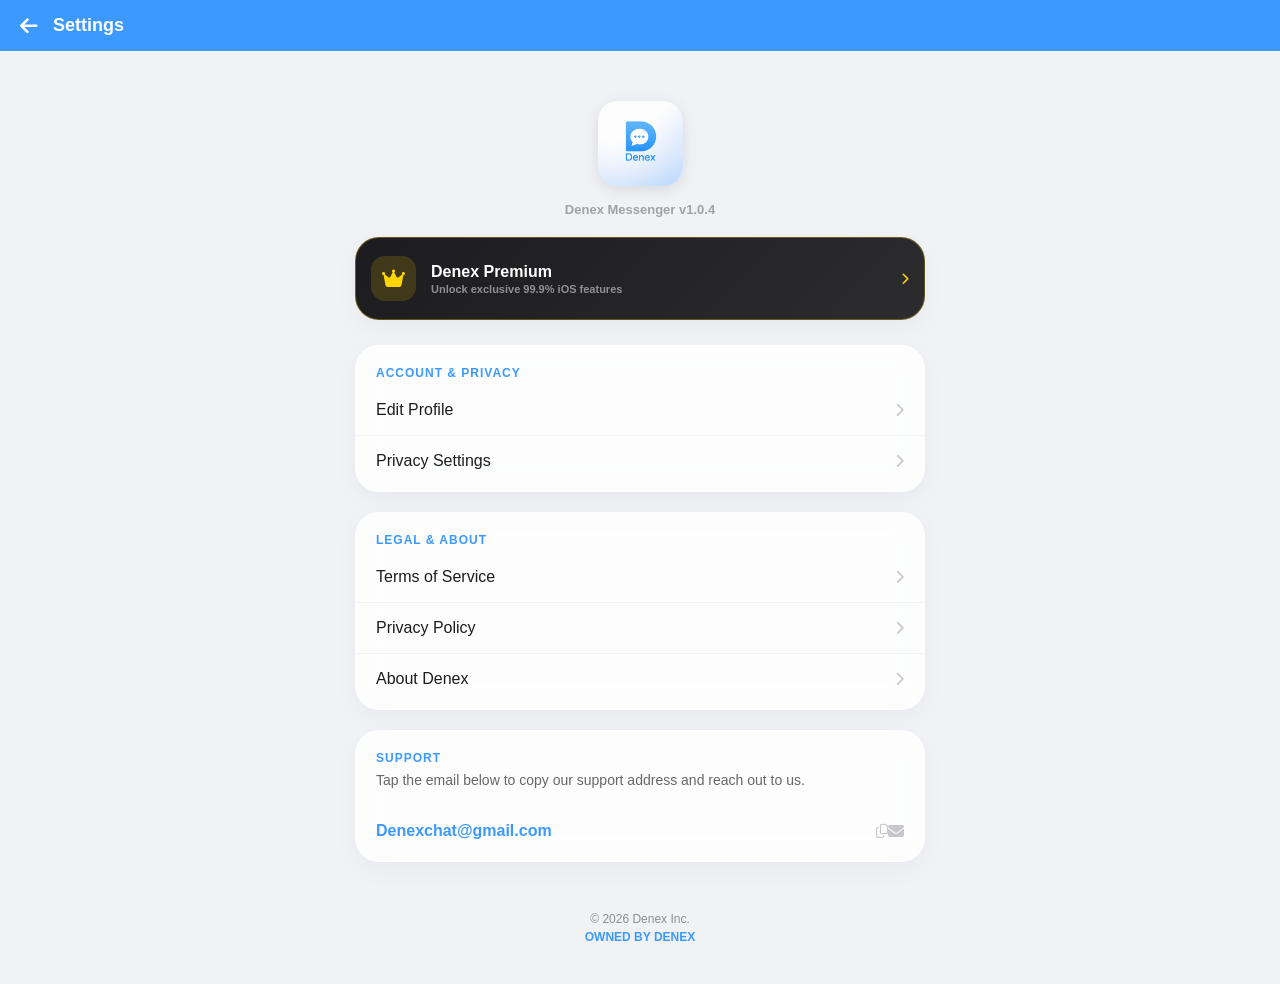
<file: setting.html>
<!DOCTYPE html>
<html lang="en">
<head>
    <meta charset="UTF-8">
    <meta name="viewport" content="width=device-width, initial-scale=1.0, maximum-scale=1.0, user-scalable=no, viewport-fit=cover">
    <title>Denex - Settings</title>
    <link rel="stylesheet" href="https://cdnjs.cloudflare.com/ajax/libs/font-awesome/6.4.0/css/all.min.css">
    
    <style>
        :root { 
            --denex-blue: #3B99FF; 
            --denex-bg: #f0f2f5; 
            --denex-dark: #1c1c1e;
            --denex-gray: #8e8e93;
            --denex-gold: #FFD700;
            --spring: cubic-bezier(0.34, 1.56, 0.64, 1); 
        }

        /* --- GLOBAL NATIVE FEEL --- */
        * { 
            -webkit-tap-highlight-color: transparent; 
            box-sizing: border-box; 
            font-family: 'Segoe UI', -apple-system, sans-serif; 
            -webkit-user-select: none;
            user-select: none;
            margin: 0; padding: 0;
        }

        body { background: var(--denex-bg); margin: 0; color: var(--denex-dark); overflow-x: hidden; transition: background 0.8s ease; min-height: 100vh; }

        /* --- PREMIUM: WATER ANIMATION --- */
        body.premium-mode-active {
            background: linear-gradient(-45deg, #3B99FF, #ffffff, #e3f0ff, #ffffff);
            background-size: 400% 400%;
            animation: premiumWater 12s ease infinite;
            background-attachment: fixed;
        }

        @keyframes premiumWater {
            0% { background-position: 0% 50%; }
            50% { background-position: 100% 50%; }
            100% { background-position: 0% 50%; }
        }

        /* --- DYNAMIC ISLAND HEADER --- */
        .island-header { 
            position: sticky; top: 0; z-index: 1000; 
            padding: 15px; padding-top: calc(15px + env(safe-area-inset-top));
        }
        .island-container { display: flex; justify-content: space-between; align-items: center; gap: 8px; }
        .island-pill {
            background: rgba(0, 0, 0, 0.85); backdrop-filter: blur(20px); -webkit-backdrop-filter: blur(20px);
            border: 1px solid rgba(255,255,255,0.1); color: white; border-radius: 22px;
            display: flex; align-items: center; height: 42px;
            box-shadow: 0 10px 25px rgba(0,0,0,0.15); transition: 0.3s var(--spring);
        }
        .island-pill:active { transform: scale(0.9); }
        .left-pill { padding: 0 16px; gap: 10px; }
        .brand-text { font-size: 13px; font-weight: 800; color: var(--denex-blue); letter-spacing: 0.5px; }
        .middle-pill { flex: 1; justify-content: center; gap: 8px; }
        .status-text { font-size: 10px; font-weight: 900; letter-spacing: 1px; }
        .verified-icon { color: var(--denex-blue); font-size: 14px; }
        .right-pill { width: 42px; justify-content: center; }

        /* --- STANDARD HEADER --- */
        header {
            background: var(--denex-blue); color: white;
            padding: 15px 20px; padding-top: calc(15px + env(safe-area-inset-top));
            display: flex; align-items: center; gap: 15px;
            position: sticky; top: 0; z-index: 1000;
        }
        .back-btn { font-size: 20px; cursor: pointer; transition: transform 0.1s; }
        .back-btn:active { transform: scale(0.8); }
        header span { font-weight: 600; font-size: 18px; }

        /* --- SETTINGS CONTAINER --- */
        .settings-container { padding: 10px 15px; max-width: 600px; margin: 0 auto; position: relative; z-index: 1; }

        /* --- BRANDING --- */
        .app-branding { text-align: center; padding: 40px 0 20px; animation: slideInUp 0.4s var(--spring); }
        .app-logo-img { 
            width: 85px; height: 85px; object-fit: contain; 
            margin-bottom: 12px; border-radius: 20px;
            box-shadow: 0 4px 15px rgba(0,0,0,0.1);
        }
        .version { color: var(--denex-gray); font-size: 13px; font-weight: 600; display: block; opacity: 0.8; }

        /* --- PREMIUM ACTION BUTTON --- */
        .premium-card-btn {
            background: linear-gradient(135deg, #1c1c1e 0%, #2c2c2e 100%) !important;
            border: 1px solid rgba(255, 215, 0, 0.3) !important;
            padding: 18px 15px !important;
            margin-bottom: 25px !important;
            position: relative;
            border-radius: 24px;
            cursor: pointer;
        }
        .premium-btn-content { display: flex; align-items: center; gap: 15px; }
        .premium-btn-icon {
            width: 45px; height: 45px;
            background: rgba(255, 215, 0, 0.15);
            border-radius: 14px; display: flex;
            align-items: center; justify-content: center;
            color: var(--denex-gold); font-size: 20px;
        }
        .premium-btn-text { flex: 1; display: flex; flex-direction: column; }
        .btn-label { color: white; font-weight: 800; font-size: 16px; }
        .btn-subtext { color: rgba(255,255,255,0.5); font-size: 11px; margin-top: 2px; font-weight: 600; }

        /* --- CARDS & ITEMS --- */
        .card {
            background: rgba(255, 255, 255, 0.85); backdrop-filter: blur(15px); -webkit-backdrop-filter: blur(15px);
            border-radius: 24px; padding: 5px 0; margin-bottom: 20px; 
            border: 1px solid rgba(255,255,255,0.5);
            box-shadow: 0 8px 25px rgba(0,0,0,0.04);
            animation: slideInUp 0.5s var(--spring) backwards;
        }
        h3 { margin: 15px 20px 5px; color: var(--denex-blue); font-size: 12px; text-transform: uppercase; letter-spacing: 1px; font-weight: 800; }
        p { font-size: 14px; color: #666; margin: 0 20px 15px; line-height: 1.5; }

        .list-item {
            display: flex; align-items: center; justify-content: space-between;
            padding: 16px 20px; border-bottom: 1px solid rgba(0,0,0,0.04);
            cursor: pointer; transition: background 0.2s;
        }
        .list-item:active { background: rgba(0,0,0,0.03); }
        .list-item:last-child { border: none; }
        .list-item span { font-weight: 500; font-size: 16px; color: #1c1c1e; }
        .list-item i { color: #c7c7cc; font-size: 14px; }

        /* --- MODALS --- */
        .modal-overlay { 
            position: fixed; inset: 0; background: rgba(0,0,0,0.3); 
            display: none; align-items: center; justify-content: center; 
            z-index: 5000; backdrop-filter: blur(15px);
        }
        .modal-box { 
            background: rgba(255, 255, 255, 0.9); width: 85%; max-width: 320px; 
            border-radius: 35px; padding: 35px 25px; text-align: center; 
            animation: modalBounce 0.5s var(--spring); 
        }
        .modal-title { font-weight: 800; font-size: 22px; color: var(--denex-dark); margin-bottom: 10px; }
        .modal-text { font-size: 15px; color: #4a4a4a; margin-bottom: 25px; line-height: 1.6; }
        .modal-btn { 
            width: 100%; padding: 16px; border-radius: 18px; border: none; 
            font-weight: 700; background: var(--denex-blue); color: white; 
        }

        @keyframes slideInUp { from { transform: translateY(30px); opacity: 0; } to { transform: translateY(0); opacity: 1; } }
        @keyframes modalBounce { 0% { transform: scale(0.7); opacity: 0; } 100% { transform: scale(1); opacity: 1; } }

        footer { text-align: center; padding: 30px 20px; color: var(--denex-gray); font-size: 12px; }
        .owner-tag { color: var(--denex-blue); font-weight: 700; margin-top: 4px; }
    </style>
</head>
<body>

    <div id="premiumHeader" class="island-header" style="display: none;">
        <div class="island-container">
            <div class="island-pill left-pill" onclick="location.href='profile.html'">
                <i class="fa-solid fa-chevron-left" style="font-size: 12px;"></i>
                <b class="brand-text">PROFILE</b>
            </div>
            
            <div class="island-pill middle-pill">
                <span class="status-text">PREMIUM</span>
                <i class="fa-solid fa-crown verified-icon"></i>
            </div>
            
            <div class="island-pill right-pill" onclick="location.href='index.html'">
                <i class="fa-solid fa-house" style="font-size: 14px;"></i>
            </div>
        </div>
    </div>

    <header id="standardHeader">
        <i class="fa-solid fa-arrow-left back-btn" onclick="location.href='index.html'"></i>
        <span>Settings</span>
    </header>

    <div class="modal-overlay" id="modalOverlay">
        <div class="modal-box">
            <div class="modal-title" id="modalTitle">Notice</div>
            <div class="modal-text" id="modalText">Message goes here.</div>
            <button class="modal-btn" onclick="closePopup()">Got it</button>
        </div>
    </div>

    <div class="settings-container">
        <div class="app-branding">
            <img src="denex.png" alt="Denex Logo" class="app-logo-img">
            <span class="version">Denex Messenger v1.0.4</span>
        </div>

        <div class="card premium-card-btn" id="premiumStatusBtn" onclick="location.href='premium.html'">
            <div class="premium-btn-content">
                <div class="premium-btn-icon">
                    <i class="fa-solid fa-crown"></i>
                </div>
                <div class="premium-btn-text">
                    <span class="btn-label" id="premBtnLabel">Denex Premium</span>
                    <span class="btn-subtext" id="premBtnSubtext">Unlock exclusive 99.9% iOS features</span>
                </div>
                <i class="fa-solid fa-chevron-right" style="color: var(--denex-gold) !important; opacity: 1 !important; font-size: 12px;"></i>
            </div>
        </div>

        <div class="card">
            <h3>Account & Privacy</h3>
            <div class="list-item" onclick="location.href='profile.html'">
                <span>Edit Profile</span>
                <i class="fa-solid fa-chevron-right"></i>
            </div>
            <div class="list-item" onclick="showInfo('Privacy', 'Privacy settings are being optimized. Denex ensures your metadata is never shared.')">
                <span>Privacy Settings</span>
                <i class="fa-solid fa-chevron-right"></i>
            </div>
        </div>

        <div class="card">
            <h3>Legal & About</h3>
            <div class="list-item" onclick="showInfo('Terms of Service', 'By using Denex, you agree to treat all users with respect. Harassment, spamming, or unauthorized system modification is strictly prohibited.')">
                <span>Terms of Service</span>
                <i class="fa-solid fa-chevron-right"></i>
            </div>
            <div class="list-item" onclick="showInfo('Privacy Policy', 'Your data is stored on encrypted private servers. We do not sell information to third parties.')">
                <span>Privacy Policy</span>
                <i class="fa-solid fa-chevron-right"></i>
            </div>
            <div class="list-item" onclick="showInfo('About Denex', 'Denex is a high-speed messaging platform built for the modern era. Designed for simplicity, speed, and absolute reliability.')">
                <span>About Denex</span>
                <i class="fa-solid fa-chevron-right"></i>
            </div>
        </div>

        <div class="card">
            <h3>Support</h3>
            <p>Tap the email below to copy our support address and reach out to us.</p>
            <div class="list-item" onclick="copyEmail('Denexchat@gmail.com')">
                <span id="emailText" style="color: var(--denex-blue); font-weight: 700;">Denexchat@gmail.com</span>
                <div style="display: flex; align-items: center;">
                    <i class="fa-regular fa-copy copy-icon" id="copyBtn"></i>
                    <i class="fa-solid fa-envelope" style="color: #c7c7cc; font-size: 16px;"></i>
                </div>
            </div>
        </div>

        <footer>
            &copy; 2026 Denex Inc.
            <div class="owner-tag">OWNED BY DENEX</div>
        </footer>
    </div>

    <script src="setting.js"></script>
</body>
</html>
</file>
